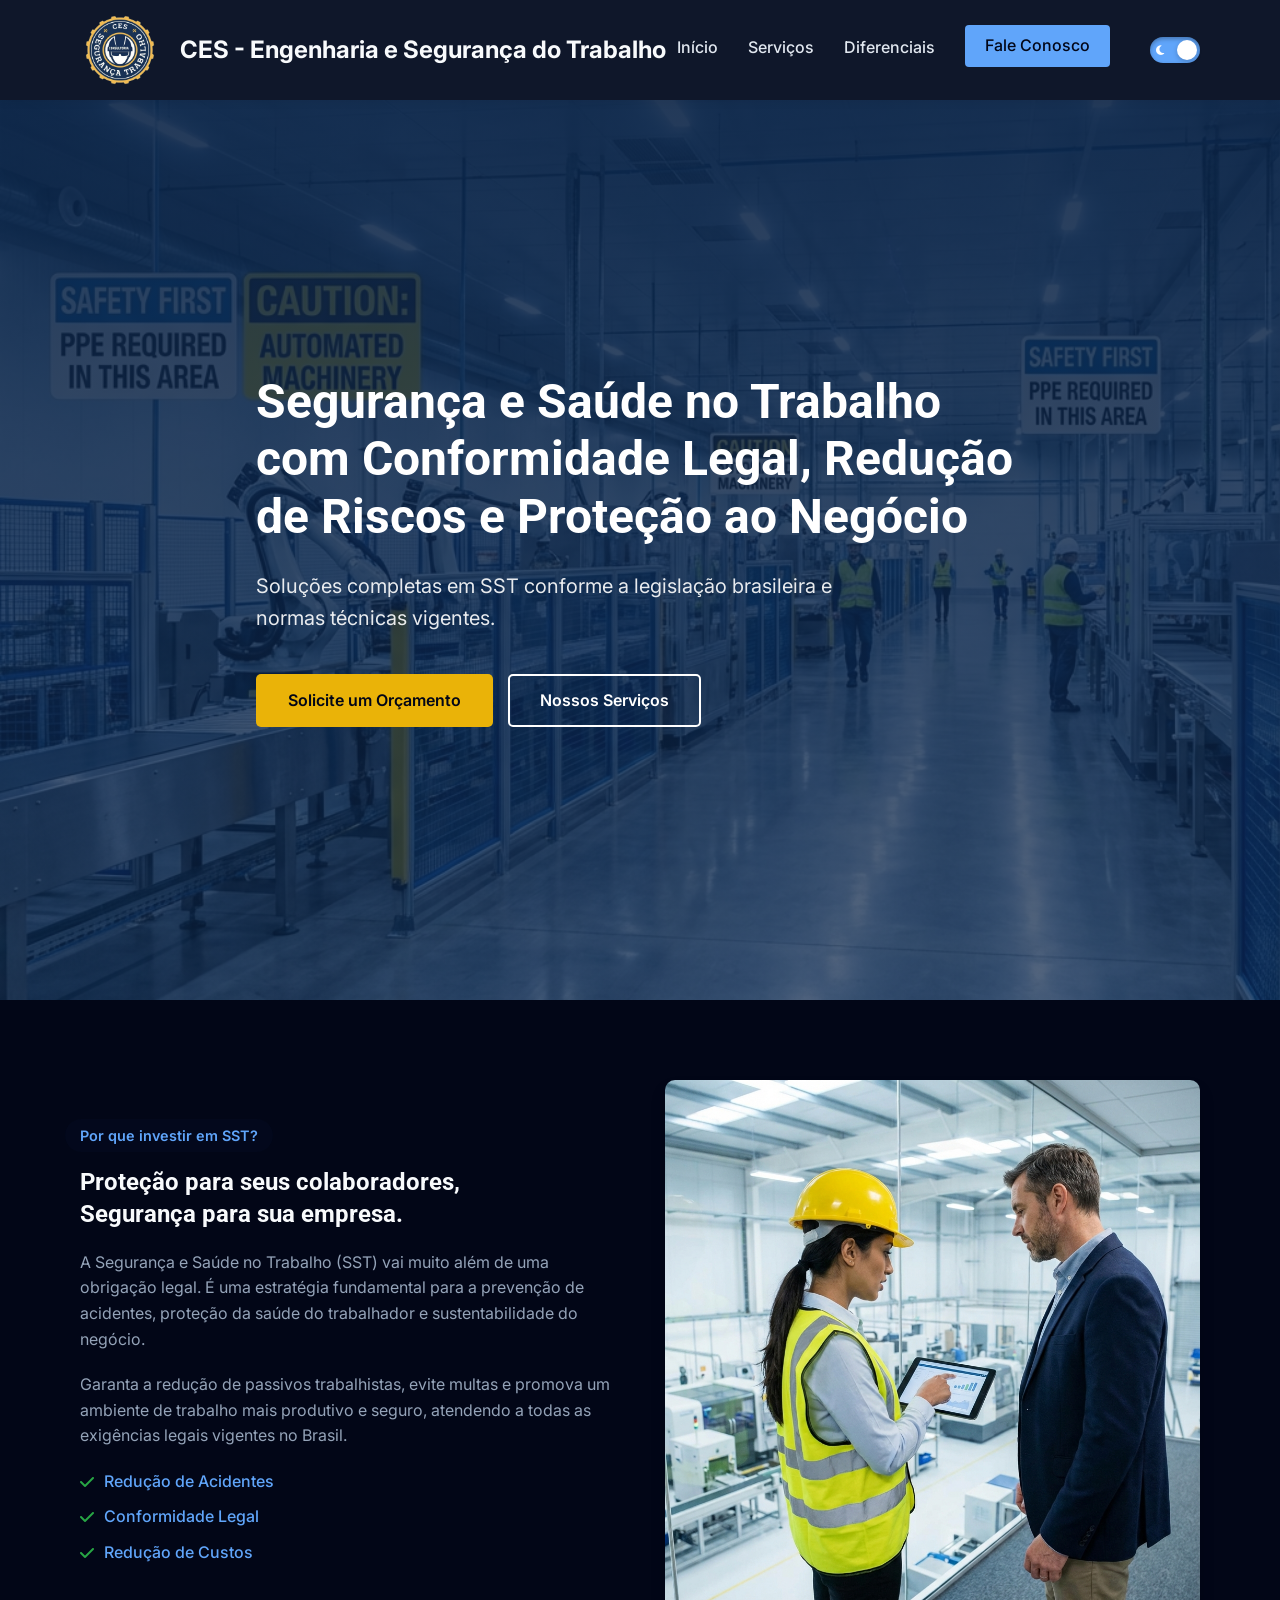
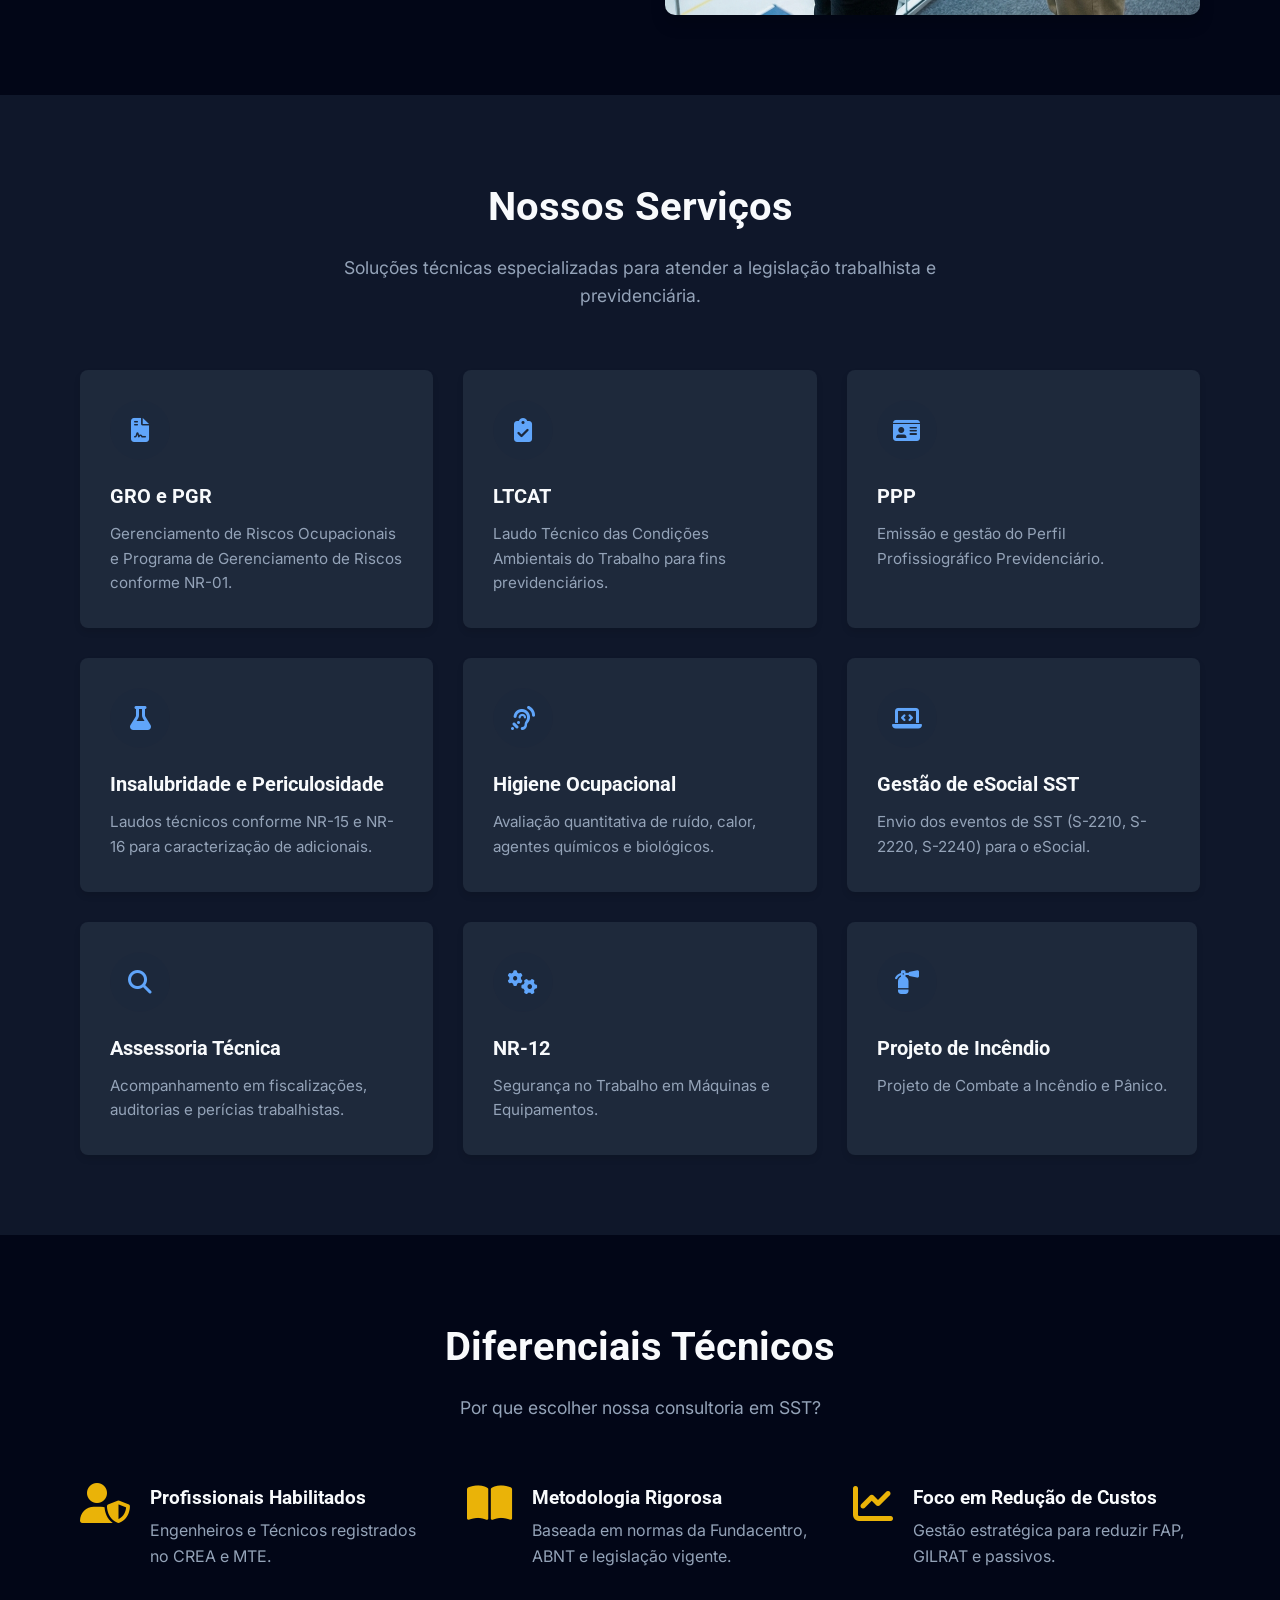
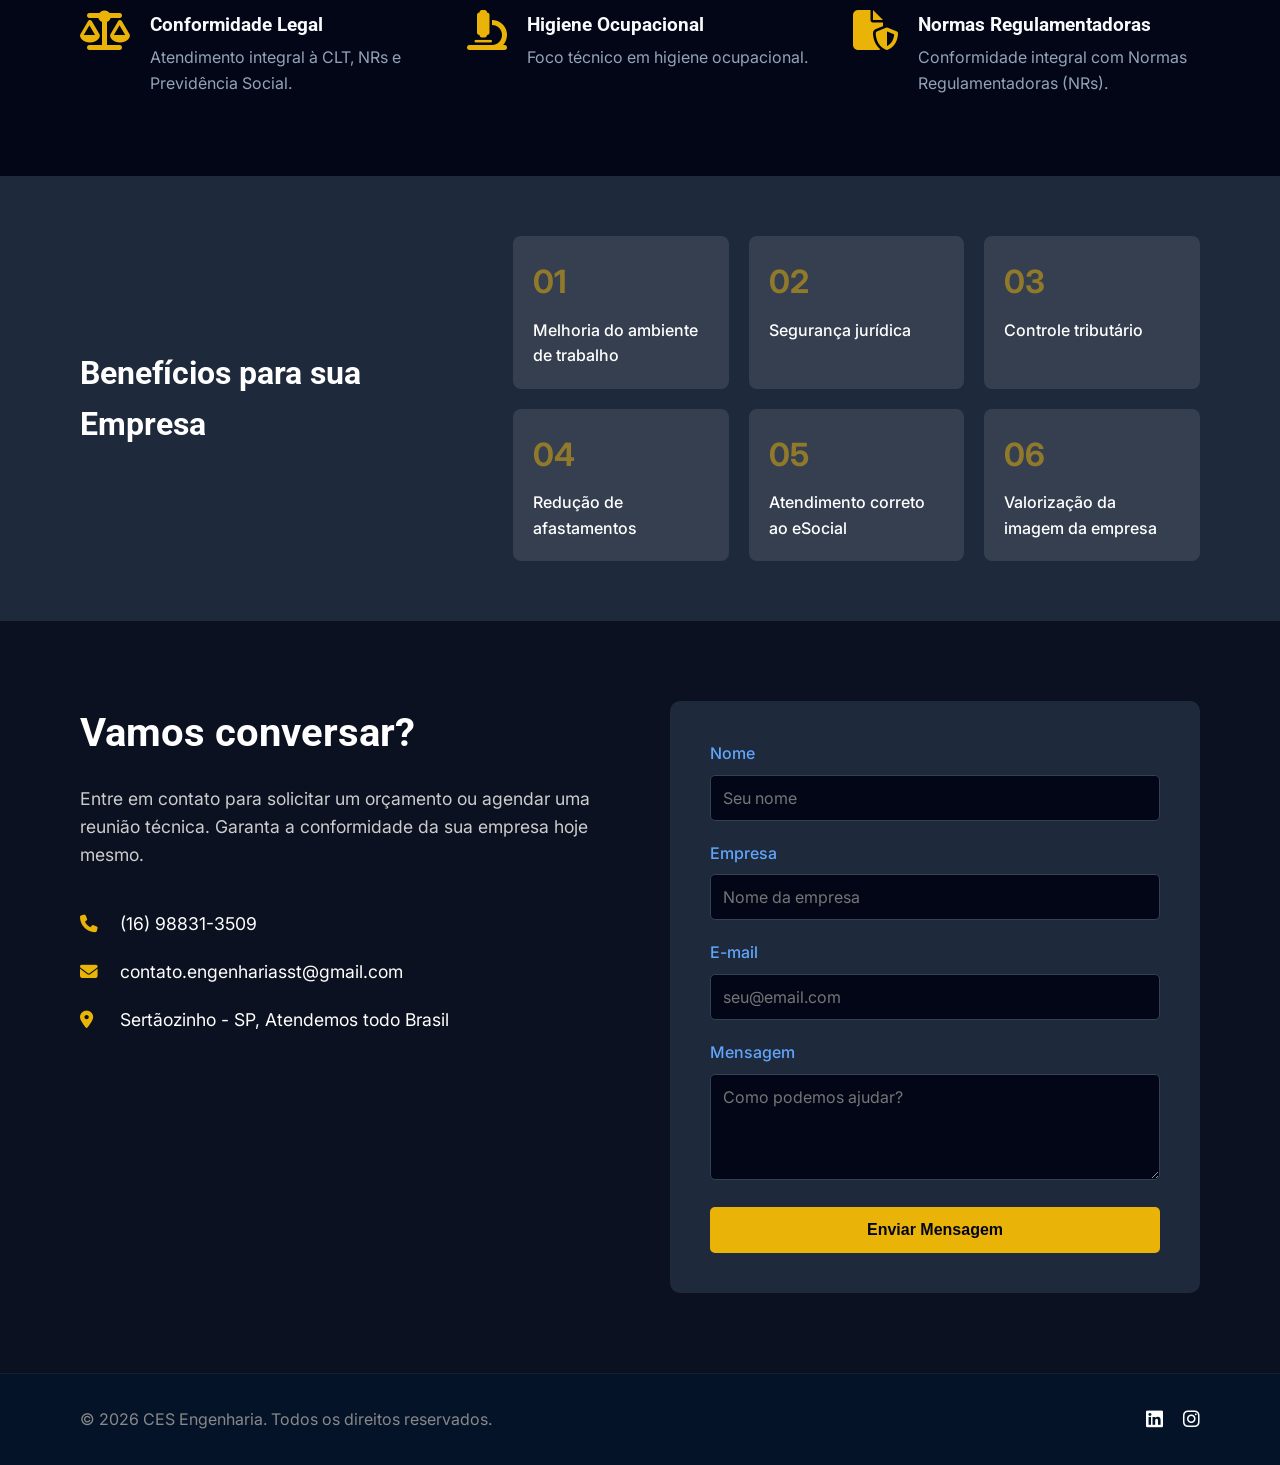
<file: index.html>
<!DOCTYPE html>
<html lang="pt-BR">

<head>
    <meta charset="UTF-8">
    <meta name="viewport" content="width=device-width, initial-scale=1.0">
    <meta name="description"
        content="Segurança e Saúde no Trabalho com Conformidade Legal. Soluções completas em SST para sua empresa.">
    <link rel="icon" href="assets/logo_ces.png" type="image/png">
    <title>Segurança e Saúde no Trabalho | Soluções em SST</title>
    <link rel="preconnect" href="https://fonts.googleapis.com">
    <link rel="preconnect" href="https://fonts.gstatic.com" crossorigin>
    <link
        href="https://fonts.googleapis.com/css2?family=Inter:wght@300;400;500;600;700&family=Roboto:wght@400;500;700&display=swap"
        rel="stylesheet">
    <script>
        // Set dark theme as default unless explicitly set to light
        if (localStorage.getItem('theme') !== 'light') {
            document.documentElement.setAttribute('data-theme', 'dark');
        }
    </script>
    <link rel="stylesheet" href="styles.css">
    <!-- Font Awesome for Icons -->
    <link rel="stylesheet" href="https://cdnjs.cloudflare.com/ajax/libs/font-awesome/6.4.0/css/all.min.css">
</head>

<body>
    <header id="header">
        <div class="container header-container">
            <a href="#" class="logo">
                <img src="assets/logo_ces.png" alt="CES Engenharia Logo"
                    style="height: 80px; width: auto; margin-right: 10px;">
                <span>CES - Engenharia e Segurança do Trabalho</span>
            </a>
            <nav>
                <button class="mobile-menu-btn" aria-label="Menu">
                    <i class="fa-solid fa-bars"></i>
                </button>
                <ul class="nav-links">
                    <li><a href="#inicio">Início</a></li>
                    <li><a href="#servicos">Serviços</a></li>
                    <li><a href="#diferenciais">Diferenciais</a></li>
                    <li><a href="#contato" class="btn-nav">Fale Conosco</a></li>
                    <li>
                        <label class="theme-switch" aria-label="Alternar Tema">
                            <input type="checkbox" id="theme-toggle">
                            <span class="slider">
                                <i class="fa-solid fa-moon"></i>
                                <i class="fa-solid fa-sun"></i>
                            </span>
                        </label>
                    </li>
                </ul>
            </nav>
        </div>
    </header>

    <main>
        <!-- Hero Section -->
        <section id="inicio" class="hero">
            <div class="hero-overlay"></div>
            <div class="container hero-content">
                <h1>Segurança e Saúde no Trabalho com Conformidade Legal, Redução de Riscos e Proteção ao Negócio</h1>
                <p class="subtitle">Soluções completas em SST conforme a legislação brasileira e normas técnicas
                    vigentes.</p>
                <div class="hero-buttons">
                    <a href="#contato" class="btn btn-primary">Solicite um Orçamento</a>
                    <a href="#servicos" class="btn btn-outline">Nossos Serviços</a>
                </div>
            </div>
        </section>

        <!-- Intro Section -->
        <section id="intro" class="section-padding">
            <div class="container">
                <div class="intro-grid">
                    <div class="intro-text">
                        <span class="section-tag">Por que investir em SST?</span>
                        <h2>Proteção para seus colaboradores,<br>Segurança para sua empresa.</h2>
                        <p>A Segurança e Saúde no Trabalho (SST) vai muito além de uma obrigação legal. É uma estratégia
                            fundamental para a prevenção de acidentes, proteção da saúde do trabalhador e
                            sustentabilidade do negócio.</p>
                        <p>Garanta a redução de passivos trabalhistas, evite multas e promova um ambiente de trabalho
                            mais produtivo e seguro, atendendo a todas as exigências legais vigentes no Brasil.</p>
                        <ul class="check-list">
                            <li><i class="fa-solid fa-check"></i> Redução de Acidentes</li>
                            <li><i class="fa-solid fa-check"></i> Conformidade Legal</li>
                            <li><i class="fa-solid fa-check"></i> Redução de Custos</li>
                        </ul>
                    </div>
                    <div class="intro-image">
                        <img src="assets/engineer_consulting.png" alt="Engenheiro de segurança consultando normas"
                            loading="lazy">
                    </div>
                </div>
            </div>
        </section>

        <!-- Services Section -->
        <section id="servicos" class="section-padding bg-light">
            <div class="container">
                <div class="section-header text-center">
                    <h2>Nossos Serviços</h2>
                    <p>Soluções técnicas especializadas para atender a legislação trabalhista e previdenciária.</p>
                </div>
                <div class="services-grid">
                    <a href="servico.html?id=gro" class="service-card-link">
                        <div class="service-card">
                            <div class="icon-box"><i class="fa-solid fa-file-contract"></i></div>
                            <h3>GRO e PGR</h3>
                            <p>Gerenciamento de Riscos Ocupacionais e Programa de Gerenciamento de Riscos conforme
                                NR-01.</p>
                        </div>
                    </a>
                    <a href="servico.html?id=ltcat" class="service-card-link">
                        <div class="service-card">
                            <div class="icon-box"><i class="fa-solid fa-clipboard-check"></i></div>
                            <h3>LTCAT</h3>
                            <p>Laudo Técnico das Condições Ambientais do Trabalho para fins previdenciários.</p>
                        </div>
                    </a>
                    <a href="servico.html?id=ppp" class="service-card-link">
                        <div class="service-card">
                            <div class="icon-box"><i class="fa-solid fa-id-card"></i></div>
                            <h3>PPP</h3>
                            <p>Emissão e gestão do Perfil Profissiográfico Previdenciário.</p>
                        </div>
                    </a>
                    <a href="servico.html?id=insalubridade" class="service-card-link">
                        <div class="service-card">
                            <div class="icon-box"><i class="fa-solid fa-flask"></i></div>
                            <h3>Insalubridade e Periculosidade</h3>
                            <p>Laudos técnicos conforme NR-15 e NR-16 para caracterização de adicionais.</p>
                        </div>
                    </a>
                    <a href="servico.html?id=higiene" class="service-card-link">
                        <div class="service-card">
                            <div class="icon-box"><i class="fa-solid fa-ear-listen"></i></div>
                            <h3>Higiene Ocupacional</h3>
                            <p>Avaliação quantitativa de ruído, calor, agentes químicos e biológicos.</p>
                        </div>
                    </a>
                    <a href="servico.html?id=esocial" class="service-card-link">
                        <div class="service-card">
                            <div class="icon-box"><i class="fa-solid fa-laptop-code"></i></div>
                            <h3>Gestão de eSocial SST</h3>
                            <p>Envio dos eventos de SST (S-2210, S-2220, S-2240) para o eSocial.</p>
                        </div>
                    </a>
                    <a href="servico.html?id=assessoria" class="service-card-link">
                        <div class="service-card">
                            <div class="icon-box"><i class="fa-solid fa-magnifying-glass"></i></div>
                            <h3>Assessoria Técnica</h3>
                            <p>Acompanhamento em fiscalizações, auditorias e perícias trabalhistas.</p>
                        </div>
                    </a>
                    <a href="servico.html?id=nr12" class="service-card-link">
                        <div class="service-card">
                            <div class="icon-box"><i class="fa-solid fa-gears"></i></div>
                            <h3>NR-12</h3>
                            <p>Segurança no Trabalho em Máquinas e Equipamentos.</p>
                        </div>
                    </a>
                    <a href="servico.html?id=incendio" class="service-card-link">
                        <div class="service-card">
                            <div class="icon-box"><i class="fa-solid fa-fire-extinguisher"></i></div>
                            <h3>Projeto de Incêndio</h3>
                            <p>Projeto de Combate a Incêndio e Pânico.</p>
                        </div>
                    </a>
                </div>
            </div>
        </section>

        <!-- Differentiators Section -->
        <section id="diferenciais" class="section-padding">
            <div class="container">
                <div class="section-header text-center">
                    <h2>Diferenciais Técnicos</h2>
                    <p>Por que escolher nossa consultoria em SST?</p>
                </div>
                <div class="features-grid">
                    <div class="feature-item">
                        <i class="fa-solid fa-user-shield"></i>
                        <div class="feature-text">
                            <h4>Profissionais Habilitados</h4>
                            <p>Engenheiros e Técnicos registrados no CREA e MTE.</p>
                        </div>
                    </div>
                    <div class="feature-item">
                        <i class="fa-solid fa-book-open"></i>
                        <div class="feature-text">
                            <h4>Metodologia Rigorosa</h4>
                            <p>Baseada em normas da Fundacentro, ABNT e legislação vigente.</p>
                        </div>
                    </div>
                    <div class="feature-item">
                        <i class="fa-solid fa-chart-line"></i>
                        <div class="feature-text">
                            <h4>Foco em Redução de Custos</h4>
                            <p>Gestão estratégica para reduzir FAP, GILRAT e passivos.</p>
                        </div>
                    </div>
                    <div class="feature-item">
                        <i class="fa-solid fa-scale-balanced"></i>
                        <div class="feature-text">
                            <h4>Conformidade Legal</h4>
                            <p>Atendimento integral à CLT, NRs e Previdência Social.</p>
                        </div>
                    </div>
                    <div class="feature-item">
                        <i class="fa-solid fa-microscope"></i>
                        <div class="feature-text">
                            <h4>Higiene Ocupacional</h4>
                            <p>Foco técnico em higiene ocupacional.</p>
                        </div>
                    </div>
                    <div class="feature-item">
                        <i class="fa-solid fa-file-shield"></i>
                        <div class="feature-text">
                            <h4>Normas Regulamentadoras</h4>
                            <p>Conformidade integral com Normas Regulamentadoras (NRs).</p>
                        </div>
                    </div>
                </div>
            </div>
        </section>

        <!-- Benefits Banner -->
        <section class="benefits-banner">
            <div class="container">
                <div class="benefits-content">
                    <h2>Benefícios para sua Empresa</h2>
                    <div class="benefits-list">
                        <div class="benefit">
                            <span>01</span>
                            <p>Melhoria do ambiente de trabalho</p>
                        </div>
                        <div class="benefit">
                            <span>02</span>
                            <p>Segurança jurídica</p>
                        </div>
                        <div class="benefit">
                            <span>03</span>
                            <p>Controle tributário</p>
                        </div>
                        <div class="benefit">
                            <span>04</span>
                            <p>Redução de afastamentos</p>
                        </div>
                        <div class="benefit">
                            <span>05</span>
                            <p>Atendimento correto ao eSocial</p>
                        </div>
                        <div class="benefit">
                            <span>06</span>
                            <p>Valorização da imagem da empresa</p>
                        </div>
                    </div>
                </div>
            </div>
        </section>

        <!-- CTA / Contact Section -->
        <section id="contato" class="section-padding bg-dark text-white">
            <div class="container contact-container">
                <div class="contact-info">
                    <h2>Vamos conversar?</h2>
                    <p>Entre em contato para solicitar um orçamento ou agendar uma reunião técnica. Garanta a
                        conformidade da sua empresa hoje mesmo.</p>
                    <ul class="contact-details">
                        <li><i class="fa-solid fa-phone"></i> (16) 98831-3509</li>
                        <li><i class="fa-solid fa-envelope"></i> contato.engenhariasst@gmail.com</li>
                        <li><i class="fa-solid fa-location-dot"></i>Sertãozinho - SP, Atendemos todo Brasil</li>
                    </ul>
                </div>
                <div class="contact-form-wrapper">
                    <form class="contact-form" action="https://formsubmit.co/contato.engenhariasst@gmail.com
" method="POST">
                        <input type="hidden" name="_subject" value="Novo contato via Site CES Engenharia">
                        <input type="hidden" name="_template" value="table">
                        <input type="hidden" name="_captcha" value="false">
                        <!-- Desativa captcha para teste, remova em produção se desejar -->
                        <input type="hidden" name="_next"
                            value="https://engenhariaconsultoria.github.io/CesEngenhariaSST/obrigado.html?">
                        <!-- IMPORTANTE: Altere para a URL final do seu site -->
                        <div class="form-group">
                            <label for="name">Nome</label>
                            <input type="text" id="name" name="name" placeholder="Seu nome" required>
                        </div>
                        <div class="form-group">
                            <label for="company">Empresa</label>
                            <input type="text" id="company" name="company" placeholder="Nome da empresa">
                        </div>
                        <div class="form-group">
                            <label for="email">E-mail</label>
                            <input type="email" id="email" name="email" placeholder="seu@email.com" required>
                        </div>
                        <div class="form-group">
                            <label for="message">Mensagem</label>
                            <textarea id="message" name="message" rows="4" placeholder="Como podemos ajudar?"
                                required></textarea>
                        </div>
                        <button type="submit" class="btn btn-primary full-width">Enviar Mensagem</button>
                    </form>
                </div>
            </div>
        </section>
    </main>

    <footer>
        <div class="container footer-content">
            <p>&copy; 2026 CES Engenharia. Todos os direitos reservados.</p>
            <div class="social-links">
                <a href="https://linkedin.com/in/carlos-eduardo8" target="_blank"><i
                        class="fa-brands fa-linkedin"></i></a>
                <a href="https://www.instagram.com/cesconsultoriasst/?hl=pt-br" target="_blank"><i
                        class="fa-brands fa-instagram"></i></a>
            </div>
        </div>
    </footer>

    <script src="script.js"></script>
</body>

</html>
</file>
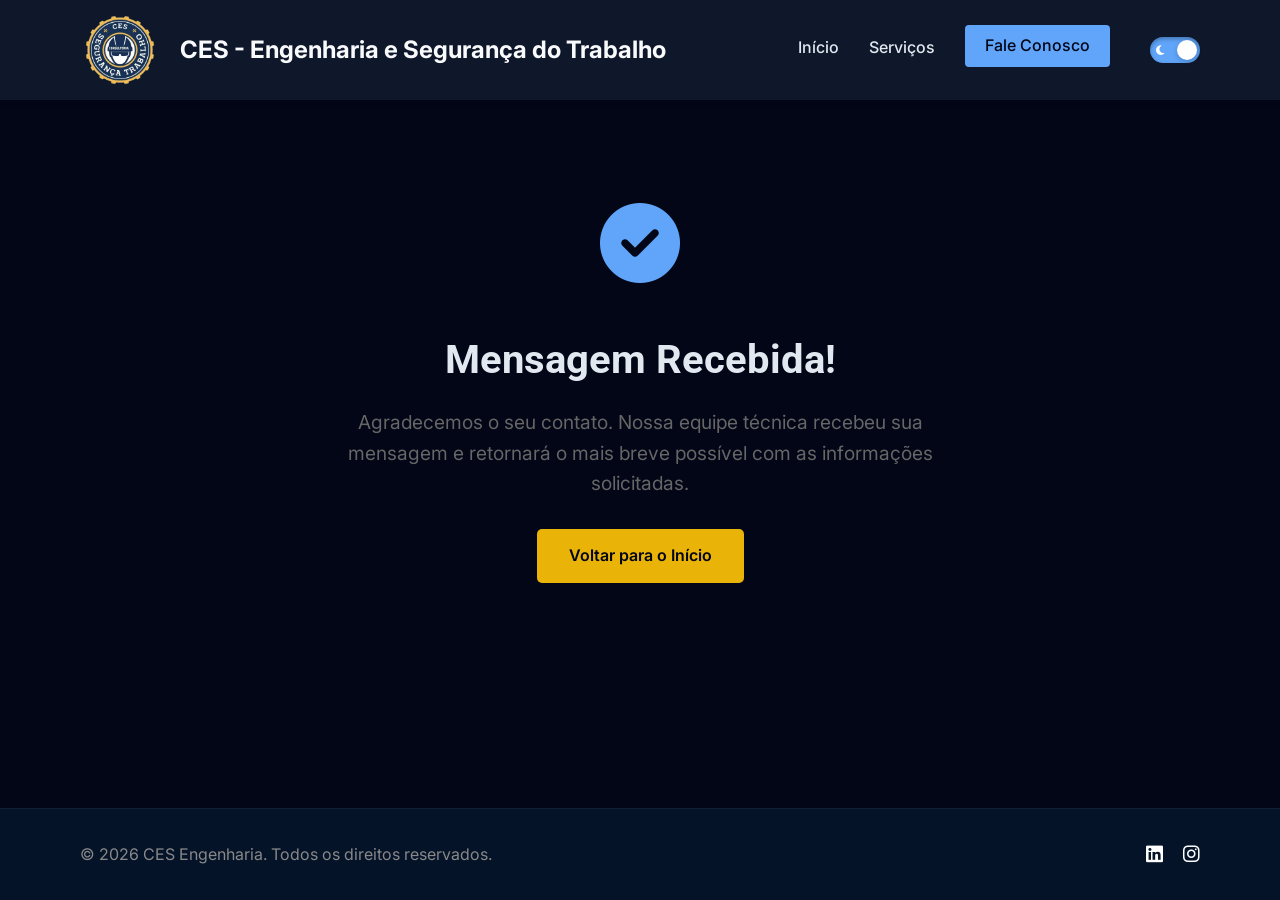
<file: obrigado.html>
<!DOCTYPE html>
<html lang="pt-BR">

<head>
    <meta charset="UTF-8">
    <meta name="viewport" content="width=device-width, initial-scale=1.0">
    <meta name="description" content="Mensagem enviada com sucesso.">
    <link rel="icon" href="assets/logo_ces.png" type="image/png">
    <title>Obrigado! | CES Engenharia</title>
    <link rel="preconnect" href="https://fonts.googleapis.com">
    <link rel="preconnect" href="https://fonts.gstatic.com" crossorigin>
    <link
        href="https://fonts.googleapis.com/css2?family=Inter:wght@300;400;500;600;700&family=Roboto:wght@400;500;700&display=swap"
        rel="stylesheet">
    <script>
        // Set dark theme as default unless explicitly set to light
        if (localStorage.getItem('theme') !== 'light') {
            document.documentElement.setAttribute('data-theme', 'dark');
        }
    </script>
    <link rel="stylesheet" href="styles.css">
    <link rel="stylesheet" href="https://cdnjs.cloudflare.com/ajax/libs/font-awesome/6.4.0/css/all.min.css">
    <style>
        .thank-you-section {
            display: flex;
            flex-direction: column;
            align-items: center;
            justify-content: center;
            min-height: 60vh;
            text-align: center;
            padding: 180px 20px 40px 20px;
        }

        .thank-you-icon {
            font-size: 80px;
            color: var(--primary-color);
            margin-bottom: 20px;
            animation: bounceIn 0.8s ease;
        }

        .thank-you-section h1 {
            font-size: 2.5rem;
            margin-bottom: 15px;
            color: var(--dark-text);
        }

        .thank-you-section p {
            font-size: 1.2rem;
            color: #666;
            max-width: 600px;
            margin-bottom: 30px;
        }

        @keyframes bounceIn {
            0% {
                transform: scale(0);
                opacity: 0;
            }

            60% {
                transform: scale(1.1);
                opacity: 1;
            }

            100% {
                transform: scale(1);
            }
        }
    </style>
</head>

<body>
    <header id="header">
        <div class="container header-container">
            <a href="index.html" class="logo">
                <img src="assets/logo_ces.png" alt="CES Engenharia Logo"
                    style="height: 80px; width: auto; margin-right: 10px;">
                <span>CES - Engenharia e Segurança do Trabalho</span>
            </a>
            <nav>
                <button class="mobile-menu-btn" aria-label="Menu">
                    <i class="fa-solid fa-bars"></i>
                </button>
                <ul class="nav-links">
                    <li><a href="index.html#inicio">Início</a></li>
                    <li><a href="index.html#servicos">Serviços</a></li>
                    <li><a href="index.html#contato" class="btn-nav">Fale Conosco</a></li>
                    <li>
                        <label class="theme-switch" aria-label="Alternar Tema">
                            <input type="checkbox" id="theme-toggle">
                            <span class="slider">
                                <i class="fa-solid fa-moon"></i>
                                <i class="fa-solid fa-sun"></i>
                            </span>
                        </label>
                    </li>
                </ul>
            </nav>
        </div>
    </header>

    <main>
        <section class="thank-you-section container">
            <div class="thank-you-icon">
                <i class="fa-solid fa-circle-check"></i>
            </div>
            <h1>Mensagem Recebida!</h1>
            <p>Agradecemos o seu contato. Nossa equipe técnica recebeu sua mensagem e retornará o mais breve possível
                com as informações solicitadas.</p>
            <a href="index.html" class="btn btn-primary">Voltar para o Início</a>
        </section>
    </main>

    <footer>
        <div class="container footer-content">
            <p>&copy; 2026 CES Engenharia. Todos os direitos reservados.</p>
            <div class="social-links">
                <a href="https://linkedin.com/in/carlos-eduardo8" target="_blank"><i
                        class="fa-brands fa-linkedin"></i></a>
                <a href="https://www.instagram.com/cesconsultoriasst/?hl=pt-br" target="_blank"><i
                        class="fa-brands fa-instagram"></i></a>
            </div>
        </div>
    </footer>

    <script src="script.js"></script>
</body>

</html>
</file>
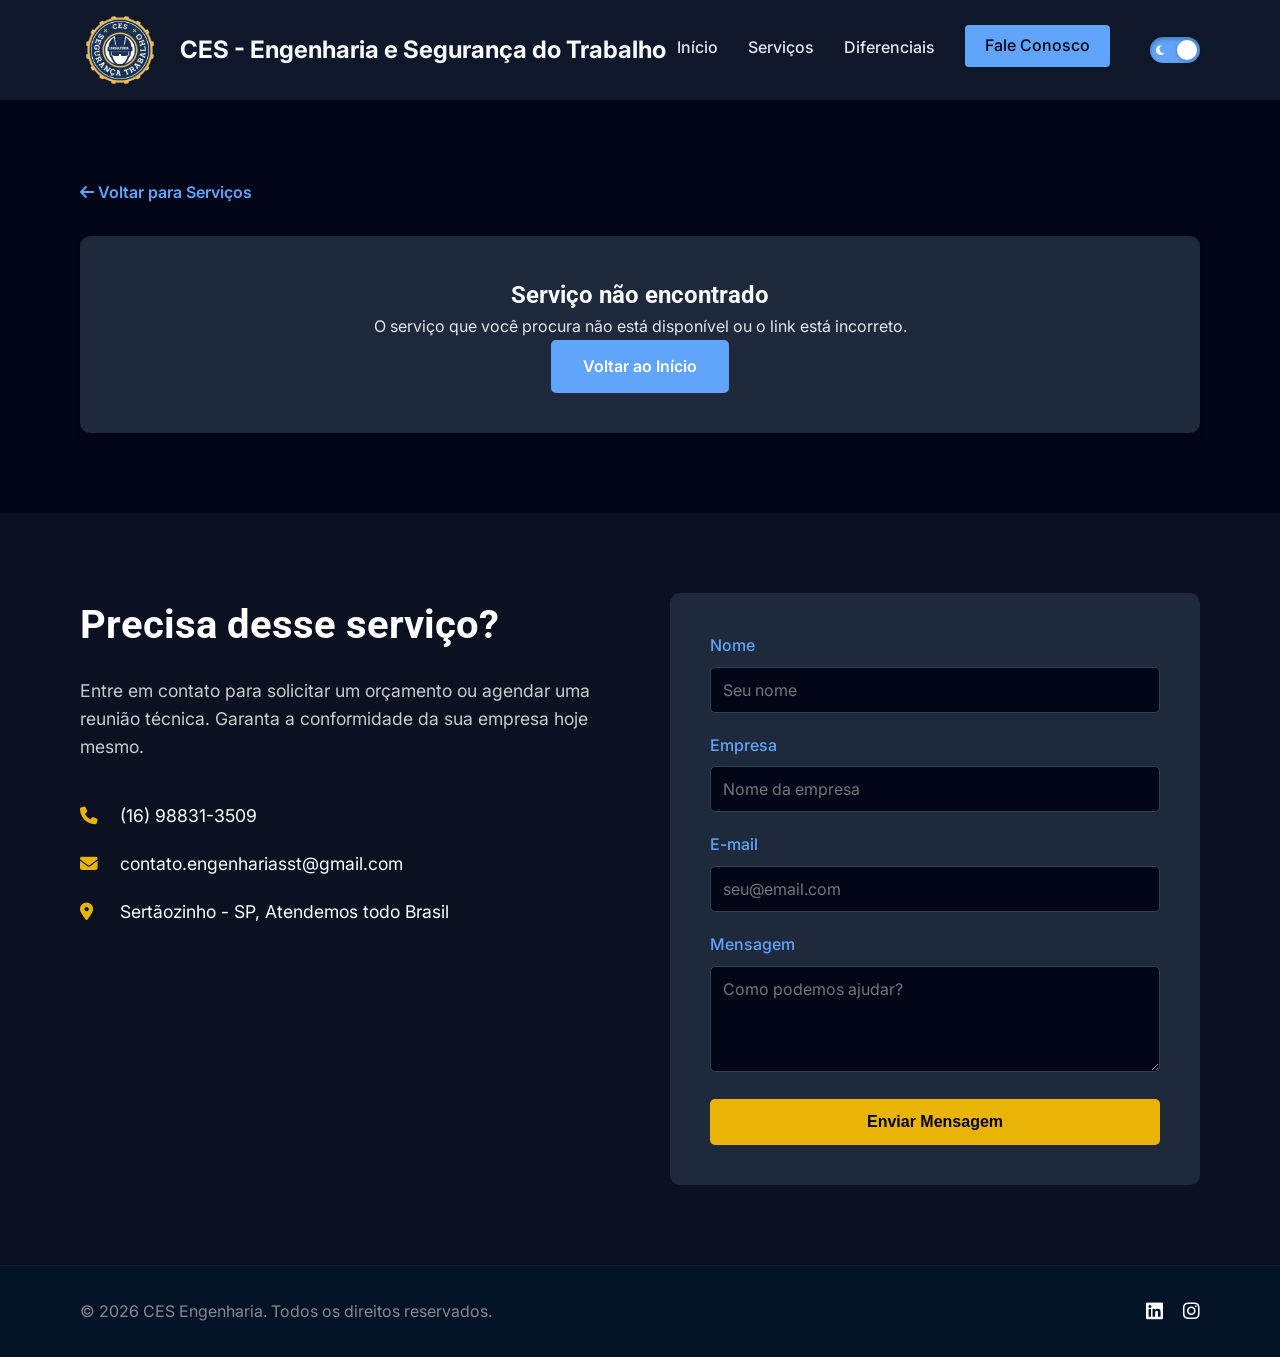
<file: servico.html>
<!DOCTYPE html>
<html lang="pt-BR">

<head>
    <meta charset="UTF-8">
    <meta name="viewport" content="width=device-width, initial-scale=1.0">
    <meta name="description" content="Detalhes do Serviço">
    <link rel="icon" href="assets/logo_ces.png" type="image/png">
    <title>Detalhes do Serviço | CES Engenharia</title>
    <link rel="preconnect" href="https://fonts.googleapis.com">
    <link rel="preconnect" href="https://fonts.gstatic.com" crossorigin>
    <link
        href="https://fonts.googleapis.com/css2?family=Inter:wght@300;400;500;600;700&family=Roboto:wght@400;500;700&display=swap"
        rel="stylesheet">
    <script>
        // Set dark theme as default unless explicitly set to light
        if (localStorage.getItem('theme') !== 'light') {
            document.documentElement.setAttribute('data-theme', 'dark');
        }
    </script>
    <link rel="stylesheet" href="styles.css">
    <!-- Font Awesome for Icons -->
    <link rel="stylesheet" href="https://cdnjs.cloudflare.com/ajax/libs/font-awesome/6.4.0/css/all.min.css">
</head>

<body>
    <header id="header">
        <div class="container header-container">
            <a href="index.html" class="logo">
                <img src="assets/logo_ces.png" alt="CES Engenharia Logo"
                    style="height: 80px; width: auto; margin-right: 10px;">
                <span>CES - Engenharia e Segurança do Trabalho</span>
            </a>
            <nav>
                <button class="mobile-menu-btn" aria-label="Menu">
                    <i class="fa-solid fa-bars"></i>
                </button>
                <ul class="nav-links">
                    <li><a href="index.html#inicio">Início</a></li>
                    <li><a href="index.html#servicos">Serviços</a></li>
                    <li><a href="index.html#diferenciais">Diferenciais</a></li>
                    <li><a href="index.html#contato" class="btn-nav">Fale Conosco</a></li>
                    <li>
                        <label class="theme-switch" aria-label="Alternar Tema">
                            <input type="checkbox" id="theme-toggle">
                            <span class="slider">
                                <i class="fa-solid fa-moon"></i>
                                <i class="fa-solid fa-sun"></i>
                            </span>
                        </label>
                    </li>
                </ul>
            </nav>
        </div>
    </header>

    <main>
        <section class="service-detail-section section-padding" style="margin-top: 100px;">
            <div class="container">
                <a href="index.html#servicos" class="back-link"><i class="fa-solid fa-arrow-left"></i> Voltar para
                    Serviços</a>

                <div id="service-content" class="service-detail-container">
                    <!-- Content will be injected here by JS -->
                    <div class="loading">Carregando detalhes do serviço...</div>
                </div>
            </div>
        </section>

        <!-- CTA / Contact Section -->
        <section id="contato" class="section-padding bg-dark text-white">
            <div class="container contact-container">
                <div class="contact-info">
                    <h2>Precisa desse serviço?</h2>
                    <p>Entre em contato para solicitar um orçamento ou agendar uma reunião técnica. Garanta a
                        conformidade da sua empresa hoje mesmo.</p>
                    <ul class="contact-details">
                        <li><i class="fa-solid fa-phone"></i> (16) 98831-3509</li>
                        <li><i class="fa-solid fa-envelope"></i> contato.engenhariasst@gmail.com</li>
                        <li><i class="fa-solid fa-location-dot"></i> Sertãozinho - SP, Atendemos todo Brasil</li>
                    </ul>
                </div>
                <div class="contact-form-wrapper">
                    <form class="contact-form" action="https://formsubmit.co/contato.engenhariasst@gmail.com
" method="POST">
                        <input type="hidden" name="_subject" value="Novo contato via Site CES Engenharia">
                        <input type="hidden" name="_template" value="table">
                        <input type="hidden" name="_captcha" value="false">
                        <input type="hidden" name="_next"
                            value="https://engenhariaconsultoria.github.io/CesEngenhariaSST/obrigado.html?">
                        <!-- IMPORTANTE: Altere para a URL final do seu site -->
                        <div class="form-group">
                            <label for="name">Nome</label>
                            <input type="text" id="name" name="name" placeholder="Seu nome" required>
                        </div>
                        <div class="form-group">
                            <label for="company">Empresa</label>
                            <input type="text" id="company" name="company" placeholder="Nome da empresa">
                        </div>
                        <div class="form-group">
                            <label for="email">E-mail</label>
                            <input type="email" id="email" name="email" placeholder="seu@email.com" required>
                        </div>
                        <div class="form-group">
                            <label for="message">Mensagem</label>
                            <textarea id="message" name="message" rows="4" placeholder="Como podemos ajudar?"
                                required></textarea>
                        </div>
                        <button type="submit" class="btn btn-primary full-width">Enviar Mensagem</button>
                    </form>
                </div>
            </div>
        </section>
    </main>

    <footer>
        <div class="container footer-content">
            <p>&copy; 2026 CES Engenharia. Todos os direitos reservados.</p>
            <div class="social-links">
                <a href="https://linkedin.com/in/carlos-eduardo8" target="_blank"><i
                        class="fa-brands fa-linkedin"></i></a>
                <a href="https://www.instagram.com/cesconsultoriasst/?hl=pt-br" target="_blank"><i
                        class="fa-brands fa-instagram"></i></a>
            </div>
        </div>
    </footer>

    <script src="script.js"></script>
</body>

</html>
</file>
<file: styles.css>
:root {
    --primary-color: #0B2447;
    /* Deep Navy Blue */
    --secondary-color: #19376D;
    /* Lighter Navy */
    --accent-color: #D4AF37;
    /* Metallic Gold/Orange for CTAs */
    --text-color: #333333;
    --heading-color: var(--primary-color);
    --light-text: #666666;
    --bg-light: #F8F9FA;
    --bg-dark-section: var(--primary-color);
    --white: #FFFFFF;
    --border-color: #E0E0E0;
    --success: #28a745;

    --body-bg: #FFFFFF;
    --card-bg: #FFFFFF;
    --header-bg: #FFFFFF;

    --btn-nav-bg: var(--primary-color);
    --btn-nav-text: var(--white);
    --btn-primary-text: var(--primary-color);

    --font-heading: 'Roboto', sans-serif;
    --font-body: 'Inter', sans-serif;

    --transition: all 0.3s ease;
    --shadow: 0 4px 6px rgba(0, 0, 0, 0.1);
    --shadow-hover: 0 10px 15px rgba(0, 0, 0, 0.15);
}

[data-theme="dark"] {
    --primary-color: #60a5fa;
    --secondary-color: #1e293b;
    --accent-color: #eab308;

    --text-color: #e2e8f0;
    --heading-color: #f8fafc;
    --light-text: #94a3b8;

    --bg-light: #0f172a;
    --bg-dark-section: #0b1120;

    --white: #ffffff;
    --border-color: #334155;

    --body-bg: #020617;
    --card-bg: #1e293b;
    --header-bg: #0f172a;

    --btn-nav-bg: #60a5fa;
    --btn-nav-text: #020617;
    --btn-primary-text: #020617;
}

/* Responsive Typography Scale */
html {
    font-size: 16px;
}

@media (max-width: 768px) {
    html {
        font-size: 14px;
    }
}

* {
    margin: 0;
    padding: 0;
    box-sizing: border-box;
}

html {
    scroll-behavior: smooth;
}

body {
    font-family: var(--font-body);
    line-height: 1.6;
    color: var(--text-color);
    background-color: var(--body-bg);
    display: flex;
    flex-direction: column;
    min-height: 100vh;
}

main {
    flex: 1;
}

h1,
h2,
h3,
h4,
h5,
h6 {
    font-family: var(--font-heading);
    color: var(--heading-color);
    font-weight: 700;
}

a {
    text-decoration: none;
    color: inherit;
    transition: var(--transition);
}

ul {
    list-style: none;
}

img {
    max-width: 100%;
    display: block;
}

.container {
    width: 90%;
    max-width: 1200px;
    margin: 0 auto;
    padding: 0 1rem;
}

/* Fix for anchor jumps with fixed header */
html {
    scroll-padding-top: 50px;
    /* Better modern alternative to scroll-margin depending on browser, but let's stick to scroll-margin on sections for robustness or use this global if structure allows */
}

section[id] {
    scroll-margin-top: 50px;
}

.section-padding {
    padding: 80px 0;
}

@media (max-width: 768px) {
    .section-padding {
        padding: 50px 0;
    }
}

.text-center {
    text-align: center;
}

.bg-light {
    background-color: var(--bg-light);
}

.bg-dark {
    background-color: var(--bg-dark-section);
    color: var(--white);
}

/* Buttons */
.btn {
    display: inline-block;
    padding: 12px 30px;
    border-radius: 5px;
    font-weight: 600;
    font-size: 1rem;
    cursor: pointer;
    text-align: center;
    border: 2px solid transparent;
}

.btn-primary {
    background-color: var(--accent-color);
    color: var(--btn-primary-text);
}

.btn-primary:hover {
    background-color: #bfa030;
    transform: translateY(-3px) scale(1.05);
    box-shadow: 0 10px 20px rgba(0, 0, 0, 0.2);
}

.btn:active {
    transform: translateY(1px) scale(0.95);
    box-shadow: 0 2px 5px rgba(0, 0, 0, 0.2);
}

.btn-outline {
    background-color: transparent;
    border: 2px solid var(--white);
    color: var(--white);
}

.btn-outline:hover {
    background-color: var(--white);
    color: var(--primary-color);
    transform: translateY(-3px) scale(1.05);
    box-shadow: 0 10px 20px rgba(255, 255, 255, 0.2);
}

.full-width {
    width: 100%;
}

/* Header */
header {
    background-color: var(--header-bg);
    box-shadow: 0 2px 10px rgba(0, 0, 0, 0.05);
    position: fixed;
    width: 100%;
    top: 0;
    z-index: 1000;
    height: 100px;
    display: flex;
    align-items: center;
}

.header-container {
    display: flex;
    justify-content: space-between;
    align-items: center;
}

.logo {
    display: flex;
    align-items: center;
    gap: 10px;
    font-size: 1.5rem;
    font-weight: 700;
    color: var(--heading-color);
}

.logo i {
    color: var(--accent-color);
    font-size: 1.8rem;
}

.nav-links {
    display: flex;
    align-items: center;
    gap: 30px;
}

.nav-links a {
    text-decoration: none;
    display: inline-block;
    font-weight: 500;
    color: var(--text-color);
    position: relative;
    padding-bottom: 5px;
    transition: var(--transition);
}

.nav-links a:not(.btn-nav)::after {
    content: '';
    position: absolute;
    width: 0;
    height: 2px;
    bottom: 0;
    left: 0;
    background-color: var(--accent-color);
    transition: width 0.3s ease;
}

.nav-links a:not(.btn-nav):hover {
    color: var(--primary-color);
}

.nav-links a:not(.btn-nav):active {
    transform: scale(0.95);
}

.nav-links a:not(.btn-nav):hover::after {
    width: 100%;
}

.nav-links .btn-nav {
    background-color: var(--btn-nav-bg);
    color: var(--btn-nav-text);
    padding: 8px 20px;
    border-radius: 4px;
    position: relative;
    overflow: hidden;
    z-index: 1;
}

.nav-links .btn-nav::before {
    content: '';
    position: absolute;
    top: 0;
    left: -100%;
    width: 100%;
    height: 100%;
    background: linear-gradient(90deg, transparent, rgba(255, 255, 255, 0.2), transparent);
    transition: 0.5s;
    z-index: -1;
}

.nav-links .btn-nav:hover {
    background-color: var(--secondary-color);
    color: var(--white);
    transform: translateY(-2px);
    box-shadow: 0 5px 15px rgba(0, 0, 0, 0.1);
}

.nav-links .btn-nav:hover::before {
    left: 100%;
}

.nav-links .btn-nav:active {
    transform: translateY(0) scale(0.95);
    box-shadow: 0 2px 5px rgba(0, 0, 0, 0.1);
}

.mobile-menu-btn {
    display: none;
    background: none;
    border: none;
    font-size: 1.5rem;
    color: var(--heading-color);
    cursor: pointer;
}

.theme-switch {
    display: flex;
    align-items: center;
    cursor: pointer;
    margin-left: 10px;
}

.theme-switch input {
    display: none;
}

.theme-switch .slider {
    position: relative;
    width: 50px;
    height: 26px;
    background-color: var(--secondary-color);
    border-radius: 34px;
    transition: 0.4s;
    display: flex;
    align-items: center;
    justify-content: space-between;
    padding: 0 6px;
    box-shadow: inset 0 2px 4px rgba(0, 0, 0, 0.3);
}

.theme-switch .slider::before {
    position: absolute;
    content: "";
    height: 20px;
    width: 20px;
    left: 3px;
    bottom: 3px;
    background-color: var(--white);
    border-radius: 50%;
    transition: 0.4s;
    z-index: 2;
    box-shadow: 0 2px 5px rgba(0, 0, 0, 0.2);
}

.theme-switch input:checked+.slider {
    background-color: var(--primary-color);
}

.theme-switch input:checked+.slider::before {
    transform: translateX(24px);
}

.theme-switch .slider i.fa-moon {
    color: var(--white);
    font-size: 11px;
    z-index: 1;
}

.theme-switch .slider i.fa-sun {
    color: #f39c12;
    font-size: 11px;
    z-index: 1;
}

/* Hero Section */
.hero {
    height: 100vh;
    /* Changed from 90vh to 100vh for fuller impact */
    min-height: 600px;
    background-image: url('assets/hero_industry.png');
    /* Placeholder image needed */
    background-size: cover;
    background-position: center;
    position: relative;
    display: flex;
    align-items: center;
    margin-top: 100px;
    /* Header height offset if needed, or overlay header */
}

/* To handle the fixed header cleanly, we can actually make the hero top padding compensate or just keep margin */

.hero-overlay {
    position: absolute;
    top: 0;
    left: 0;
    width: 100%;
    height: 100%;
    background: linear-gradient(rgba(11, 36, 71, 0.9), rgba(11, 36, 71, 0.7));
}

.hero-content {
    position: relative;
    z-index: 1;
    color: var(--white);
    max-width: 800px;
}

.hero h1 {
    font-size: 3rem;
    line-height: 1.2;
    margin-bottom: 1.5rem;
    color: var(--white);
}

.hero .subtitle {
    font-size: 1.25rem;
    margin-bottom: 2.5rem;
    opacity: 0.9;
    max-width: 600px;
}

.hero-buttons {
    display: flex;
    gap: 15px;
    flex-wrap: wrap;
}

/* Intro Section */
.intro-grid {
    display: grid;
    grid-template-columns: 1fr 1fr;
    gap: 50px;
    align-items: center;
}

.section-tag {
    display: inline-block;
    background-color: rgba(11, 36, 71, 0.1);
    color: var(--primary-color);
    padding: 5px 15px;
    border-radius: 50px;
    font-size: 0.9rem;
    font-weight: 600;
    margin-bottom: 15px;
    text-align: left;
    margin-left: -15px;
    /* Offset the padding to perfectly align the visual text with the h2 */
}

.intro-text h2 {
    font-size: 2/5rem;
    margin-bottom: 20px;
    line-height: 1.3;
}

.intro-text p {
    margin-bottom: 20px;
    color: var(--light-text);
}

.check-list {
    margin-top: 20px;
}

.check-list li {
    display: flex;
    align-items: center;
    gap: 10px;
    margin-bottom: 10px;
    font-weight: 500;
    color: var(--primary-color);
}

.check-list i {
    color: var(--success);
}

.intro-image img {
    border-radius: 10px;
    box-shadow: var(--shadow-hover);
}

/* Services */
.section-header {
    margin-bottom: 60px;
    max-width: 700px;
    margin-left: auto;
    margin-right: auto;
}

.section-header h2 {
    font-size: 2.5rem;
    margin-bottom: 15px;
}

.section-header p {
    color: var(--light-text);
    font-size: 1.1rem;
}

.services-grid {
    display: grid;
    grid-template-columns: repeat(auto-fit, minmax(280px, 1fr));
    gap: 30px;
}

@media (max-width: 480px) {
    .services-grid {
        grid-template-columns: 1fr;
    }
}

.service-card-link {
    display: flex;
}

.service-card {
    background-color: var(--card-bg);
    padding: 30px;
    border-radius: 8px;
    box-shadow: var(--shadow);
    transition: var(--transition);
    border-bottom: 3px solid transparent;
    height: 100%;
    display: flex;
    flex-direction: column;
}

.service-card:hover {
    transform: translateY(-10px);
    box-shadow: 0 15px 30px rgba(0, 0, 0, 0.15);
    border-bottom-color: var(--accent-color);
}

.icon-box {
    width: 60px;
    height: 60px;
    background-color: rgba(11, 36, 71, 0.05);
    border-radius: 50%;
    display: flex;
    align-items: center;
    justify-content: center;
    margin-bottom: 20px;
}

.icon-box i {
    font-size: 1.5rem;
    color: var(--primary-color);
}

.service-card h3 {
    font-size: 1.25rem;
    margin-bottom: 10px;
}

.service-card p {
    color: var(--light-text);
    font-size: 0.95rem;
}

/* Differentiators */
.features-grid {
    display: grid;
    grid-template-columns: repeat(auto-fit, minmax(300px, 1fr));
    gap: 40px;
}

.feature-item {
    display: flex;
    gap: 20px;
}

.feature-item i {
    font-size: 2.5rem;
    color: var(--accent-color);
}

.feature-item h4 {
    margin-bottom: 5px;
    font-size: 1.2rem;
}

.feature-item p {
    color: var(--light-text);
}

/* Benefits Banner */
.benefits-banner {
    background-color: var(--secondary-color);
    padding: 60px 0;
    color: var(--white);
}

.benefits-content {
    display: flex;
    flex-wrap: wrap;
    align-items: center;
    justify-content: space-between;
    gap: 40px;
}

.benefits-content h2 {
    color: var(--white);
    font-size: 2rem;
    flex: 1 1 300px;
}

.benefits-list {
    flex: 2 1 500px;
    display: grid;
    grid-template-columns: repeat(auto-fit, minmax(200px, 1fr));
    gap: 20px;
}

.benefit {
    background-color: rgba(255, 255, 255, 0.1);
    padding: 20px;
    border-radius: 8px;
    display: flex;
    flex-direction: column;
    gap: 10px;
}

.benefit span {
    font-size: 2rem;
    font-weight: 700;
    color: var(--accent-color);
    opacity: 0.5;
}

.benefit p {
    font-weight: 500;
}

/* Contact Section */
.contact-container {
    display: grid;
    grid-template-columns: 1fr 1fr;
    gap: 60px;
    align-items: flex-start;
}

.contact-info h2 {
    color: var(--white);
    font-size: 2.5rem;
    margin-bottom: 20px;
}

.contact-info p {
    color: #cccccc;
    margin-bottom: 40px;
    font-size: 1.1rem;
}

.contact-details li {
    display: flex;
    align-items: center;
    gap: 15px;
    margin-bottom: 20px;
    font-size: 1.1rem;
}

.contact-details i {
    color: var(--accent-color);
    width: 25px;
}

.contact-form-wrapper {
    background-color: var(--card-bg);
    padding: 40px;
    border-radius: 10px;
    color: var(--text-color);
}

.form-group {
    margin-bottom: 20px;
}

.form-group label {
    display: block;
    margin-bottom: 8px;
    font-weight: 500;
    color: var(--primary-color);
}

.form-group input,
.form-group textarea {
    width: 100%;
    padding: 12px;
    border: 1px solid var(--border-color);
    border-radius: 5px;
    font-family: inherit;
    font-size: 1rem;
    background-color: var(--body-bg);
    color: var(--text-color);
    transition: var(--transition);
}

.form-group input:focus,
.form-group textarea:focus {
    outline: none;
    border-color: var(--primary-color);
    box-shadow: 0 0 0 3px rgba(11, 36, 71, 0.1);
}

/* Footer */
footer {
    background-color: #051329;
    /* Darker than primary */
    color: #888;
    padding: 30px 0;
    border-top: 1px solid rgba(255, 255, 255, 0.05);
}

.footer-content {
    display: flex;
    justify-content: space-between;
    align-items: center;
}

.social-links {
    display: flex;
    gap: 20px;
}

.social-links a {
    color: #fff;
    font-size: 1.2rem;
}

.social-links a:hover {
    color: var(--accent-color);
}

/* Responsive */
@media (max-width: 992px) {
    .hero h1 {
        font-size: 2.5rem;
    }

    .intro-grid {
        grid-template-columns: 1fr;
    }

    .intro-image {
        order: -1;
    }

    .contact-container {
        grid-template-columns: 1fr;
    }
}

@media (max-width: 768px) {

    /* Header & Navigation */
    header {
        height: auto;
        min-height: 80px;
        padding: 10px 0;
    }

    .header-container {
        flex-wrap: wrap;
    }

    .logo {
        max-width: 80%;
    }

    .logo img {
        height: 65px !important;
        /* Override inline style */
        width: auto;
    }

    .logo span {
        font-size: 1.1rem;
        line-height: 1.2;
    }

    .nav-links {
        display: none;
        position: absolute;
        top: 100%;
        /* Pushes it below the header */
        left: 0;
        width: 100%;
        background-color: var(--header-bg);
        flex-direction: column;
        padding: 20px;
        box-shadow: 0 5px 10px rgba(0, 0, 0, 0.1);
        z-index: 999;
    }

    .nav-links.active {
        display: flex;
    }

    .mobile-menu-btn {
        display: block;
        margin-left: auto;
        /* Ensure it stays on the right */
    }

    /* Hero */
    .hero {
        min-height: 100vh;
        /* Changed to use VH properly */
        margin-top: 80px;
        /* Adjust for smaller header */
        background-attachment: scroll;
        /* Better performance on mobile */
    }

    .hero h1 {
        font-size: 2rem;
    }

    .hero .subtitle {
        font-size: 1.1rem;
    }

    /* Benefits Banner */
    .benefits-banner {
        padding: 30px 0;
    }

    .benefits-content {
        flex-direction: column;
        align-items: flex-start;
        gap: 20px;
        /* Override desktop gap of 40px */
    }

    .benefits-content h2 {
        margin-bottom: 0;
        /* Remove margin, use gap */
        text-align: left;
        width: 100%;
        /* Ensure it takes full width for alignment */
        flex: auto;
        /* Reset flex basis */
    }

    .benefits-list {
        flex: auto;
        width: 100%;
    }

    /* Footer */
    .footer-content {
        flex-direction: column;
        gap: 20px;
        text-align: center;
    }
}

@media (max-width: 480px) {
    .logo span {
        font-size: 1rem;
    }

    .hero h1 {
        font-size: 1.75rem;
    }

    .section-header h2 {
        font-size: 2rem;
    }

    .contact-form-wrapper {
        padding: 25px;
    }
}



/* Service Detail Page */
.back-link {
    display: inline-block;
    margin-bottom: 30px;
    color: var(--primary-color);
    font-weight: 600;
    transition: var(--transition);
}

.back-link:hover {
    color: var(--accent-color);
    transform: translateX(-5px);
}

.service-detail-container {
    background-color: var(--card-bg);
    border-radius: 10px;
    box-shadow: var(--shadow);
    overflow: hidden;
    padding: 40px;
    display: flex;
    flex-wrap: wrap;
    gap: 40px;
    align-items: flex-start;
}

.service-detail-image-wrapper {
    flex: 1 1 400px;
}

.service-detail-image-wrapper img {
    border-radius: 8px;
    width: 100%;
    height: auto;
    box-shadow: var(--shadow-hover);
}

.service-detail-text {
    flex: 1 1 400px;
}

.service-detail-text h1 {
    font-size: 2.5rem;
    margin-bottom: 20px;
    position: relative;
    padding-bottom: 15px;
}

.service-detail-text h1::after {
    content: '';
    position: absolute;
    bottom: 0;
    left: 0;
    width: 80px;
    height: 4px;
    background-color: var(--accent-color);
    border-radius: 2px;
}

.service-detail-text p {
    margin-bottom: 15px;
    color: var(--light-text);
    font-size: 1.05rem;
    text-align: justify;
}

.service-detail-text ul {
    margin-top: 20px;
    margin-bottom: 20px;
}

.service-detail-text li {
    margin-bottom: 10px;
    padding-left: 20px;
    position: relative;
}

.service-detail-text li::before {
    content: '•';
    color: var(--accent-color);
    font-weight: bold;
    position: absolute;
    left: 0;
}

@media (max-width: 768px) {
    .service-detail-container {
        flex-direction: column;
        padding: 20px;
    }

    .service-detail-image-wrapper,
    .service-detail-text {
        flex: 1 1 100%;
    }
}
</file>
